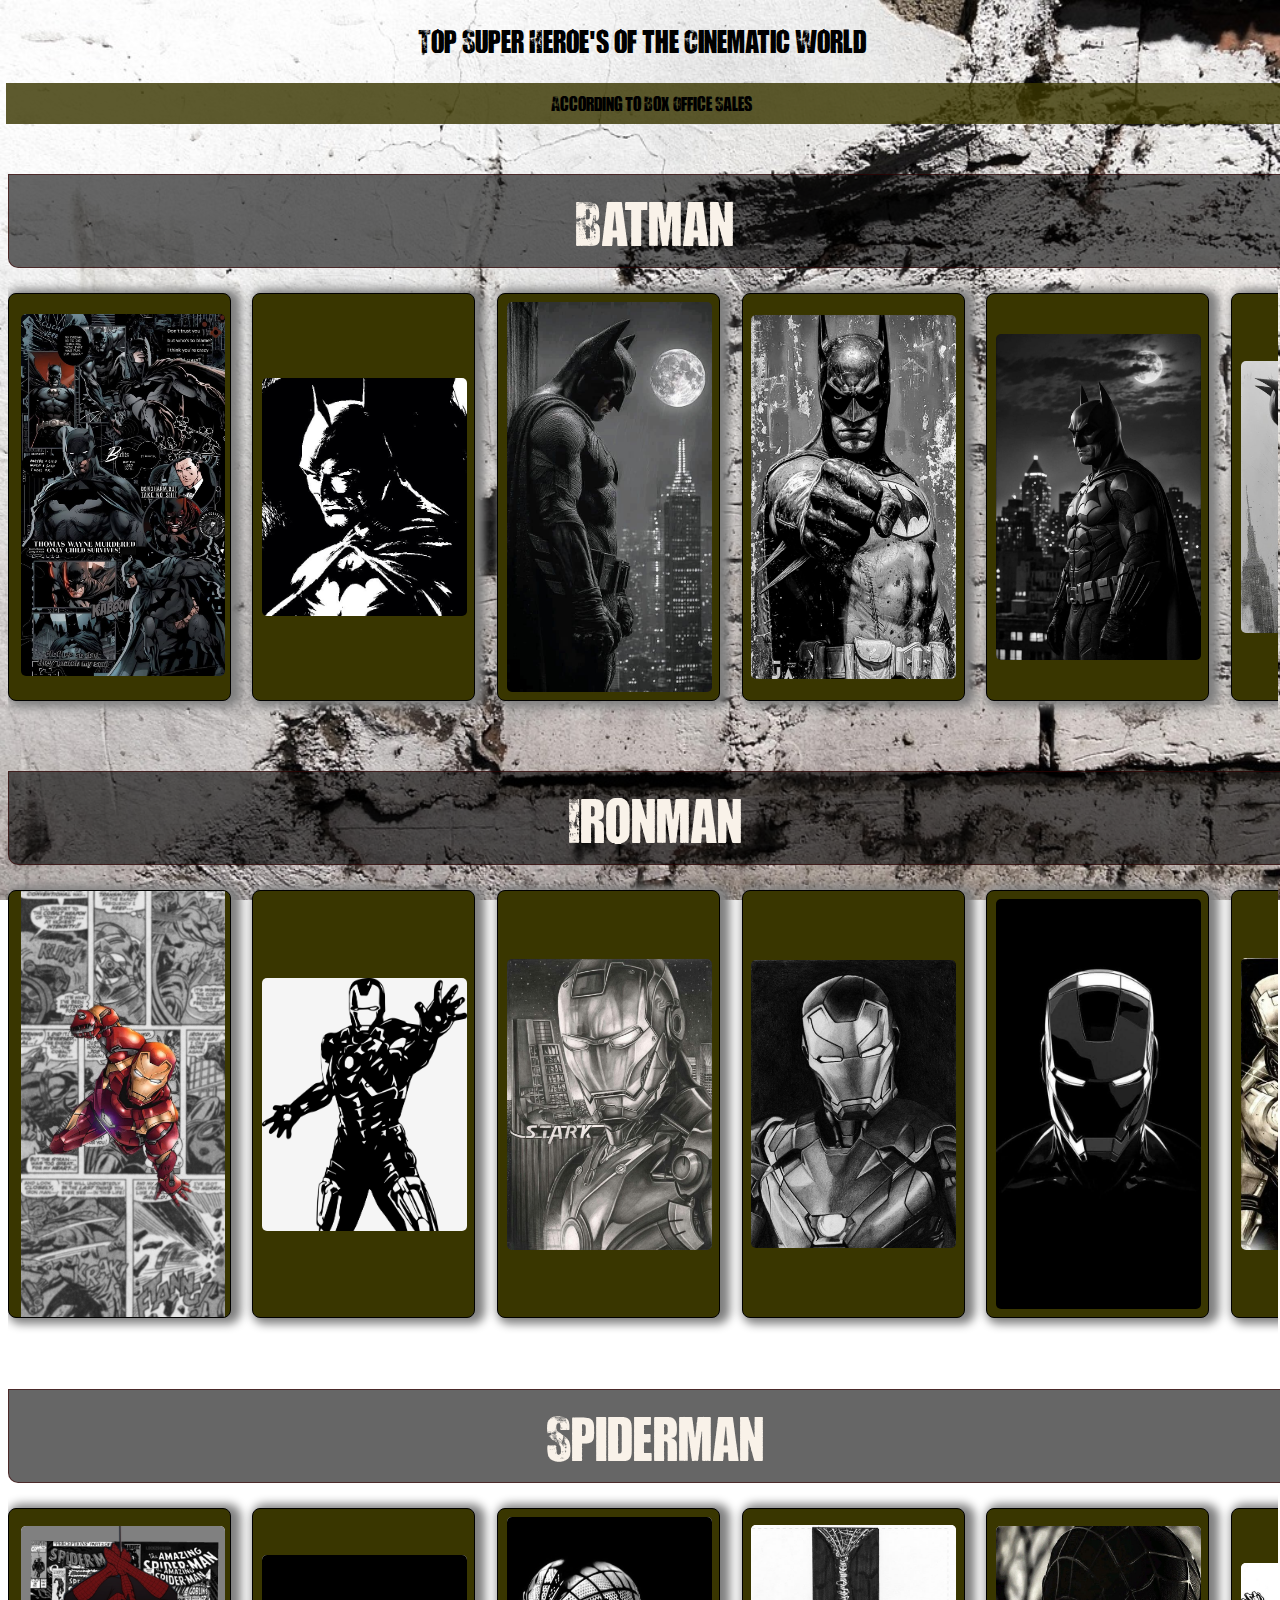
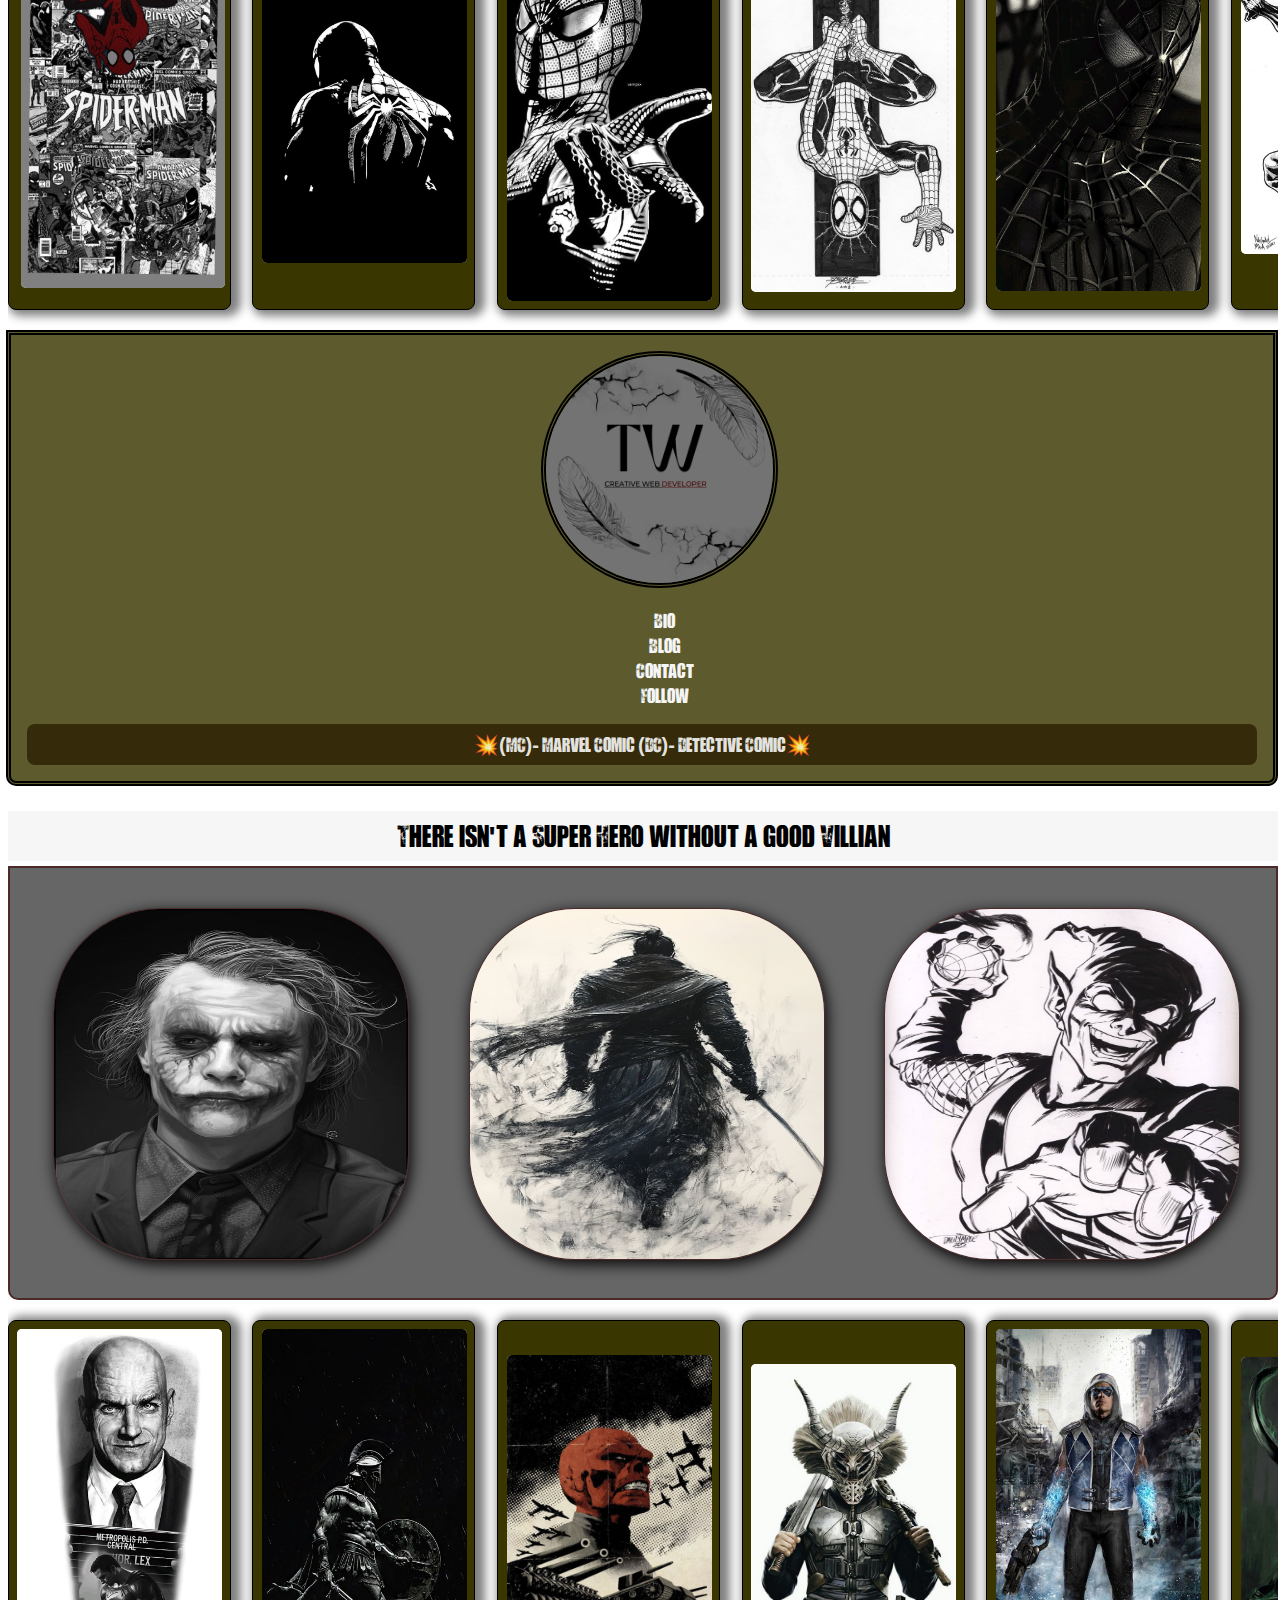
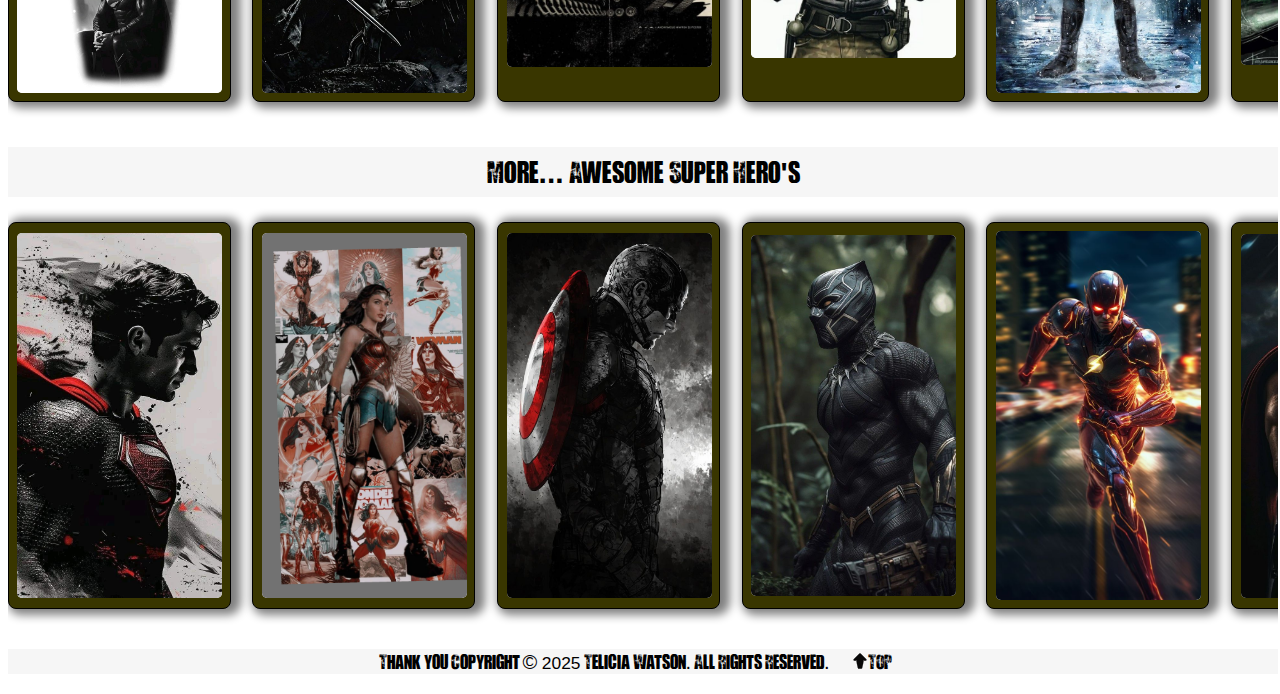
<file: index.html>
<!doctype html>
<html lang="en">
  <head>
    <meta charset="UTF-8" />
    <meta name="viewport" content="width=device-width, initial-scale=1.0" />
    <title>Heroe's & Villains</title>
    <link rel="stylesheet" href="/assets/css/style.css" />
    <link rel="icon" href="/assets/favicon.ico" />
    <!-- Elfsight Background Music | Untitled Background Music -->
    <script
      src="https://static.elfsight.com/platform/platform.js"
      async
    ></script>
    <div
      class="elfsight-app-d8204899-c552-45a4-bd86-6609216da751"
      data-elfsight-app-lazy
    ></div>
    <script src="/assets/js/script.js" defer></script>
  </head>
  <body>
    <header>
      <h1>Top Super Heroe's of the Cinematic World</h1>
      <p id="pgh">According to Box Office Sales</p>
    </header>
    <main>
      <div class="heroes">
        <!-- Section 1: Batman -->
        <h2 class="text">Batman</h2>
        <div class="scroll">
          <div class="card" onclick="flipCard(this)">
            <div class="card-inner">
              <div class="card-front">
                <div class="card-info">
                  <img src="/assets/imgs/batman-2.jpg" alt="image of batman" />
                </div>
              </div>
              <!-- Back of Card Flip -->
              <div class="card-back">
                <h2>Batman</h2>
                <p class="card-bio">
                  (DC) Batman, also known as Bruce Wayne, is a billionaire
                  philanthropist who turned personal tragedy into a lifelong
                  crusade against crime. After witnessing the murder of his
                  parents as a child, he trained his body and mind to become
                  Gotham City's greatest detective and protector. Unlike many
                  superheroes, Batman has no superpowers relying instead on
                  intellect, strategy, martial arts, and cutting edge
                  technology. He represents the power of human resilience and
                  determination in the face of darkness. Culturally, Batman has
                  become a symbol of justice without compromise, inspiring
                  countless narratives around trauma, morality, and vigilantism
                  across literature, film, and social commentary.
                </p>
              </div>
            </div>
          </div>
          <div class="card">
            <img src="/assets/imgs/batman-1.jpg" alt="image of batman" />
          </div>
          <div class="card">
            <img src="/assets/imgs/batman-3.jpg" alt="image of batman" />
          </div>
          <div class="card">
            <img src="/assets/imgs/batman-4.jpg" alt="image of batman" />
          </div>
          <div class="card">
            <img src="/assets/imgs/batman-5.jpg" alt="image of batman" />
          </div>
          <div class="card">
            <img src="/assets/imgs/batman-6.jpg" alt="image of batman" />
          </div>
          <div class="card">
            <img src="/assets/imgs/batman-7.jpg" alt="image of batman" />
          </div>
          <div class="card">
            <img
              src="/assets/imgs/superhero-png-black-and-white-batman-sketch-2420.png"
              alt="image of "
            />
          </div>
        </div>
        <!-- Section 2: Ironman -->
        <h2 class="text">Ironman</h2>
        <div class="scroll">
          <div class="card" onclick="flipCard(this)">
            <div class="card-inner">
              <div class="card-front">
                <div class="card-info">
                  <img
                    src="/assets/imgs/ironman-3.jpg"
                    alt="image of ironman"
                    id="iron-man"
                  />
                </div>
              </div>
              <!-- Back of Card Flip -->
              <div class="card-back">
                <h2>Ironman</h2>
                <p class="card-bio">
                  (MC) Tony Stark, a genius inventor and CEO of Stark
                  Industries, transformed from a self centered weapons
                  manufacturer to the armored hero Iron Man after a life
                  threatening injury forced him to reconsider his legacy. By
                  building a powered suit to escape captivity, he not only saved
                  his own life but created a new path as a global protector.
                  Stark's technological genius and charm made him a founding
                  member of the Avengers and a symbol of redemption through
                  innovation. His character explores the consequences of power,
                  corporate responsibility, and personal growth. In popular
                  culture, Iron Man has inspired a fascination with advanced
                  technology and ethics in AI, while reshaping the modern
                  superhero archetype as deeply flawed yet heroic.
                </p>
              </div>
            </div>
          </div>
          <div class="card">
            <img
              src="/assets/imgs/iron-man-5471434_1280.png"
              alt="image of ironman"
            />
          </div>
          <div class="card">
            <img src="/assets/imgs/ironman-1.jpg" alt="image of ironman" />
          </div>
          <div class="card">
            <img src="/assets/imgs/ironman-2.jpg" alt="image of ironman" />
          </div>
          <div class="card">
            <img src="/assets/imgs/ironman-4.jpg" alt="image of ironman" />
          </div>
          <div class="card">
            <img src="/assets/imgs/ironman-5.jpg" alt="image of ironman" />
          </div>
          <div class="card">
            <img src="/assets/imgs/ironman-6.jpg" alt="image of ironman" />
          </div>
          <div class="card">
            <img src="/assets/imgs/ironman-7.jpg" alt="image of ironman" />
          </div>
        </div>
        <!-- Section 3: Spiderman -->
        <h2 class="text">Spiderman</h2>
        <div class="scroll">
          <div class="card" onclick="flipCard(this)">
            <div class="card-inner">
              <div class="card-front">
                <div class="card-info">
                  <img
                    src="/assets/imgs/spider-7.png"
                    alt="image of spiderman"
                    id="spider-man"
                  />
                </div>
              </div>
              <!-- Back of Card Flip -->
              <div class="card-back">
                <h2>Spiderman</h2>
                <p class="card-bio">
                  (MC) Peter Parker, a high schooler bitten by a radioactive
                  spider, gained super strength, agility, and wall crawling
                  powers, becoming the friendly neighborhood Spiderman. After
                  Uncle Ben's death, he vowed to use his powers wisely, living
                  by the mantra: "With great power comes great responsibility."
                  While battling villains, Peter also juggles school, work, and
                  relationships, making him a relatable hero. Spiderman reflects
                  the struggles of growing up, moral responsibility, and the
                  resilience of the underdog showing that anyone, no matter
                  their background, can be a hero.
                </p>
              </div>
            </div>
          </div>
          <div class="card">
            <img src="/assets/imgs/spiderman-1.jpg" alt="image of spiderman" />
          </div>
          <div class="card">
            <img src="/assets/imgs/spider-2.jpg" alt="image of spiderman" />
          </div>
          <div class="card">
            <img src="/assets/imgs/spider-3.jpg" alt="image of spiderman" />
          </div>
          <div class="card">
            <img src="/assets/imgs/spider-4.jpg" alt="image of spiderman" />
          </div>
          <div class="card">
            <img src="/assets/imgs/spider-5.jpg" alt="image of spiderman" />
          </div>
          <div class="card">
            <img src="/assets/imgs/spider-6.jpg" alt="image of spiderman" />
          </div>
          <div class="card">
            <img
              src="/assets/imgs/spiderman-4378357_1280.png"
              alt="image of spiderman"
            />
          </div>
        </div>
      </div>
      <!-- Section 4: Contacts -->
      <nav class="contact">
        <div class="logo">
          <img src="/assets/imgs/tw-logo.png" alt="TW logo" id="tw-logo" />
        </div>
        <ul class="contact-links">
          <li><a href="/assets/pages/bio.html">Bio</a></li>
          <li><a href="/assets/pages/blog.html">Blog</a></li>
          <li><a href="#" id="contactBtn">Contact</a></li>
          <li><a href="#" id="followBtn">Follow</a></li>
        </ul>

        <!-- Contact Modal -->
        <div id="contactModal" class="modal">
          <div class="modal-content">
            <span class="close" onclick="closeModal('contactModal')"
              >&times;</span
            >
            <h3>Contact Us</h3>
            <form>
              <label>Name:</label>
              <input type="text" placeholder="Your name" required />
              <label>Email:</label>
              <input type="email" placeholder="Your email" required />
              <label>Message:</label>
              <textarea placeholder="Your message" required></textarea>
              <button type="submit">Submit</button>
            </form>
          </div>
        </div>

        <!-- Follow Modal -->
        <div id="followModal" class="modal">
          <div class="modal-content">
            <span class="close" onclick="closeModal('followModal')"
              >&times;</span
            >
            <h3>Follow Us</h3>
            <div class="social-icons">
              <a href="https://facebook.com" target="_blank"
                ><img
                  src="/assets/imgs/facebook_1384005.png"
                  alt="facebook icon"
              /></a>
              <a href="https://twitter.com" target="_blank"
                ><img
                  src="/assets/imgs/twitter_5969020.png"
                  alt="twitter aka X icon"
              /></a>
              <a href="https://instagram.com" target="_blank"
                ><img
                  src="/assets/imgs/instagram_1384015.png"
                  alt="instagram icon"
              /></a>
              <a href="https://linkedin.com" target="_blank"
                ><img
                  src="/assets/imgs/linkedin_1384014.png"
                  alt="linkedin icon"
              /></a>
              <a href="https://pinterest.com" target="_blank">
                <img
                  src="/assets/imgs/pinterest_4902409.png"
                  alt="pinterest icon"
              /></a>
            </div>
          </div>
        </div>

        <h4>💥(MC)- Marvel Comic (DC)- Detective Comic💥</h4>
      </nav>
      <!-- Section 4: Villains -->
      <div class="archenemy">
        <h2>There isn't a Super Hero without a good Villian</h2>
        <div class="card-stack" id="villains">
          <!-- Batmans Villains -->
          <div class="cards" id="vs">
            <img
              src="/assets/imgs/Joker.jpg"
              alt="image of Joker"
              data-title="Joker"
              data-bio=" (DC) A chaotic mastermind and the archenemy of Batman, the Joker thrives on anarchy and psychological warfare. His twisted sense of humor and unpredictable nature make him Gotham's most dangerous criminal."
            />
            <img
              src="/assets/imgs/bane.jpg"
              alt="image of Bane"
              data-title="Bane"
              data-bio="(DC) A brute force of nature with a brilliant mind, Bane is known for breaking Batman both physically and strategically. Fueled by the drug Venom, he's a relentless threat to Gotham."
            />
            <img
              src="/assets/imgs/2face.jpg"
              alt="image of Two-Face"
              data-title="Two-Face"
              data-bio="(DC) Once a noble district attorney, Harvey Dent was scarred by acid and reborn as Two-Face. He leaves justice to chance, making all decisions based on the flip of a coin."
            />
            <img
              src="/assets/imgs/riddler.jpg"
              alt="image of Riddler"
              data-title="Riddler"
              data-bio="(DC) Obsessed with puzzles and proving his intelligence, Edward Nygma, aka The Riddler, challenges Batman with cryptic clues and deadly traps. His crimes are as cerebral as they are dangerous."
            />
          </div>
          <!-- Ironman's Villains -->
          <div class="cards" id="vs">
            <img
              src="/assets/imgs/wu.jpg"
              alt="image of ten rings wu"
              data-title="Wenwu (Ten Rings)"
              data-bio="(MC) A powerful warlord who leads the Ten Rings organization, Wenwu possesses immortality and unmatched combat skills. Torn between love and legacy, his actions are as tragic as they are villainous."
            />
            <img
              src="/assets/imgs/iron-monger.jpg"
              alt="image of iron monger"
              data-title="Iron Monger (Obadiah Stane)"
              data-bio="(MC) A ruthless industrialist and former mentor to Tony Stark, Stane turned on his protégé to gain power. He built the Iron Monger suit, weaponizing Stark's technology for his own gain."
            />
            <img
              src="/assets/imgs/whiplash.jpg"
              alt="image of whiplash"
              data-title="Whiplash (Ivan Stane)"
              data-bio="(MC) Driven by vengeance against the Stark family, Ivan Vanko combined arc reactor tech with electrified whips. His intellect and raw power made him a formidable foe."
            />
            <img
              src="/assets/imgs/Ultron.jpg"
              alt="image of ultron"
              data-title="Ultron"
              data-bio="(MC) An AI created to protect Earth, Ultron concluded that humanity was its own worst enemy. He turned against his creators, seeking to evolve through extinction."
            />
          </div>
          <!-- Spiderman Villains -->
          <div class="cards" id="vs">
            <img
              src="/assets/imgs/green-goblin.jpg"
              alt="image of green goblin"
              data-title="Green Goblin (Norman Osborn)"
              data-bio="(MC) A brilliant but unstable businessman, Norman Osborn becomes the Green Goblin through experimental drugs. He's Spiderman's most personal and persistent adversary."
            />
            <img
              src="/assets/imgs/dr-octopus.jpg"
              alt="image of dr octopus"
              data-title="Dr Octopus (Otto Octavius)"
              data-bio="(MC) A genius scientist with mechanical tentacles fused to his body, Doc Ock sees himself as a superior intellect. His warped morality puts him at odds with Spiderman time and again."
            />
            <img
              src="/assets/imgs/venom.jpg"
              alt="image of venom"
              data-title="Venom (Eddie Brock)"
              data-bio="(MC) Bonded with an alien symbiote, Eddie Brock becomes Venom—a dark mirror of Spiderman. While often villainous, Venom walks the line between anti-hero and menace."
            />
            <img
              src="/assets/imgs/sandman.jpg"
              alt="image of sandman"
              data-title="Sandman (Flint Marko)"
              data-bio="(MC) An escaped convict transformed into living sand, Flint Marko seeks redemption but often slips back into crime. His shape shifting abilities make him a formidable physical threat."
            />
          </div>
        </div>
      </div>
      <!-- Bottom Portion of the Villain Section -->
      <div class="archenemy-base">
        <div class="scroll">
          <div class="card btm_vs">
            <img
              src="/assets/imgs/lex.jpg"
              alt="image of lex luthor"
              data-title-2="Lex Luthor"
              data-bio-2="(DC) A billionaire genius obsessed with Superman's downfall, Lex Luthor sees the Man of Steel as a threat to humanity. His intellect is his greatest weapon, often outmatching heroes without ever throwing a punch."
            />
            <div class="info-panel"></div>
          </div>
          <div class="card btm_vs">
            <img
              src="/assets/imgs/ares.jpg"
              alt="image of ares"
              data-title-2="Ares"
              data-bio-2="(DC) The Greek god of war and Wonder Woman's nemesis, Ares thrives on conflict and chaos. His power grows with every battle, making peace his greatest enemy."
            />
            <div class="info-panel"></div>
          </div>
          <div class="card btm_vs">
            <img
              src="/assets/imgs/red-skull.jpg"
              alt="image of red skull"
              data-title-2="Red Skull (Johann Schmidt)"
              data-bio-2="(MC) A Nazi officer turned Hydra leader, Red Skull seeks world domination through advanced technology and mysticism. His hatred and ambition make him Captain America's ultimate foe."
            />
            <div class="info-panel"></div>
          </div>
          <div class="card btm_vs">
            <img
              src="/assets/imgs/killmonger.jpg"
              alt="image of killmonger"
              data-title-2="Killmonger (Erik Stevens)"
              data-bio-2="(MC) A Wakandan exile trained in warfare, Killmonger sought to liberate the oppressed by taking the throne. His vision was twisted but rooted in painful truth, making him a tragic villain."
            />
            <div class="info-panel"></div>
          </div>
          <div class="card btm_vs">
            <img
              src="/assets/imgs/captain-cold.jpg"
              alt="image of captain cold"
              data-title-2="Captain Cold (Leonard Snart)"
              data-bio-2="(DC) Armed with a cold gun and a strict moral code, Captain Cold leads the Rogues in Central City. While criminal, he's often seen as a principled and reluctant villain."
            />
            <div class="info-panel"></div>
          </div>
          <div class="card btm_vs">
            <img
              src="/assets/imgs/loki.jpg"
              alt="image of loki"
              data-title-2="Loki"
              data-bio-2="(MC) The God of Mischief and Thor's adopted brother, Loki constantly blurs the line between ally and adversary. His cunning, charm, and hunger for power make him a cosmic wildcard."
            />
            <div class="info-panel"></div>
          </div>
          <div class="card btm_vs">
            <img
              src="/assets/imgs/sabretooth.jpg"
              alt="image of sabretooth"
              loading="lazy"
              data-title-2="Sabretooth"
              data-bio-2="(MC) A savage mutant with healing powers and animal instincts, Sabretooth is Wolverine's bloodthirsty nemesis. He embraces violence and chaos, reveling in his primal nature."
            />
            <div class="info-panel"></div>
          </div>
          <div class="card btm_vs">
            <img
              src="/assets/imgs/dormammu.jpg"
              alt="image of dormammu"
              loading="lazy"
              data-title-2="Dormammu"
              data-bio-2="(MC) A godlike being from the Dark Dimension, Dormammu seeks to consume the multiverse. His power far surpasses human comprehension, making him one of Doctor Strange's greatest threats."
            />
            <div class="info-panel"></div>
          </div>
          <div class="card btm_vs">
            <img
              src="/assets/imgs/red-hulk.jpg"
              alt="image of red hulk"
              loading="lazy"
              data-title-2="Red Hulk (Thunderbolt Ross)"
              data-bio-2="(MC) General Ross transformed into the Red Hulk through gamma radiation, gaining immense strength and aggression. Unlike the original Hulk, Red Hulk retains his tactical mind making him even more dangerous."
            />
            <div class="info-panel"></div>
          </div>
        </div>
      </div>
      <div class="heroes-base">
        <!-- Section 5: More Super Hero's -->
        <h2>More... Awesome Super Hero's</h2>
        <div class="scroll">
          <div class="card btm_vs">
            <img
              src="/assets/imgs/superman.jpg"
              alt="image of superman"
              data-title-2="Superman"
              data-bio-2="(DC) Born on the planet Krypton and raised on Earth as Clark Kent, Superman is the embodiment of hope and justice. With powers like flight, super strength, and heat vision, he protects humanity while upholding truth and compassion. His moral compass makes him a symbol of what it means to be a hero."
            />
            <div class="info-panel"></div>
          </div>
          <div class="card btm_vs">
            <img
              src="/assets/imgs/wonder-woman.png"
              alt="image of wonder woman"
              data-title-2="Wonder Woman"
              data-bio-2="(DC) An Amazonian warrior princess and demigoddess, Wonder Woman, also known as Diana Prince, fights for peace, love, and equality. Armed with her Lasso of Truth, indestructible bracelets, and divine strength, she bridges the gap between the human world and the gods. She is a fierce defender of justice and a beacon of empowerment."
            />
            <div class="info-panel"></div>
          </div>
          <div class="card btm_vs">
            <img
              src="/assets/imgs/captain-america.jpg"
              alt="image of captain america"
              data-title-2="Captain America"
              data-bio-2="(MC) Steve Rogers, transformed into a super soldier during World War II, is the patriotic symbol of courage and leadership. Wielding his iconic vibranium shield, Captain America stands up against tyranny and injustice across generations. His unwavering integrity makes him the moral heart of the Avengers."
            />
            <div class="info-panel"></div>
          </div>
          <div class="card btm_vs">
            <img
              src="/assets/imgs/black-panther.jpg"
              alt="image of black panther"
              data-title-2="Black Panther"
              data-bio-2="(MC) T'Challa, king of the advanced African nation of Wakanda, assumes the mantle of Black Panther to protect his people and legacy. Enhanced by the Heart shaped Herb and armed with vibranium technology, he balances tradition with innovation. A noble warrior and diplomatic leader, he fights with honor and intelligence."
            />
            <div class="info-panel"></div>
          </div>
          <div class="card btm_vs">
            <img
              src="/assets/imgs/flash.jpg"
              alt="image of the flash"
              data-title-2="Flash"
              data-bio-2="(DC) Barry Allen gained super speed after a lightning accident involving experimental chemicals, becoming the fastest man alive. As the Flash, he uses his abilities to manipulate time, phase through objects, and protect Central City. His quick wit matches his lightning-fast feet, making him a hero who always races toward justice."
            />
            <div class="info-panel"></div>
          </div>
          <div class="card btm_vs">
            <img
              src="/assets/imgs/thor.jpg"
              alt="image of thor"
              loading="lazy"
              data-title-2="Thor"
              data-bio-2="(MC) The Norse God of Thunder and prince of Asgard, Thor wields the enchanted hammer Mjolnir, which grants him control over lightning and the skies. His journey from arrogant warrior to wise protector has made him a powerful Avenger. Equal parts strength and heart, Thor fights to defend both Earth and the realms beyond."
            />
            <div class="info-panel"></div>
          </div>
          <div class="card btm_vs">
            <img
              src="/assets/imgs/wolverine.jpg"
              alt="image of wolverine"
              loading="lazy"
              data-title-2="Wolverine"
              data-bio-2="(MC) Logan, known as Wolverine, is a mutant with animal like senses, a healing factor, and retractable adamantium claws. Haunted by a violent past, he often struggles between his savage instincts and heroic intentions. Despite his gruff demeanor, he's fiercely loyal and fights for those he cares about."
            />
            <div class="info-panel"></div>
          </div>
          <div class="card btm_vs">
            <img
              src="/assets/imgs/dr-strange.jpg"
              alt="image of dr.strange"
              data-title-2="Dr Strange"
              data-bio-2="(MC) Dr. Stephen Strange was a brilliant but arrogant neurosurgeon until a car accident led him to the mystical arts. Now the Sorcerer Supreme, he defends Earth from magical and interdimensional threats using spells, relics, and wisdom. His mastery of time and reality makes him a vital force in the Marvel Universe."
            />
            <div class="info-panel"></div>
          </div>
          <div class="card btm_vs">
            <img
              src="/assets/imgs/hulk.jpg"
              alt="image of the hulk"
              loading="lazy"
              data-title-2="Hulk"
              data-bio-2="(MC) When scientist Bruce Banner is angry, he transforms into the Hulk, a nearly unstoppable force of raw strength and rage. While often misunderstood, the Hulk is a hero at heart, fighting to protect the innocent. His dual nature reflects the balance between intellect and instinct, man and monster."
            />
            <div class="info-panel"></div>
          </div>
        </div>
      </div>
    </main>
    <!-- Footer -->
    <footer>
      <div class="end-note">
        <p>
          Thank you Copyright &#169; <span id="yr">2025</span> Telicia Watson.
          All Rights Reserved.
          <a href="#pgh">
            <img
              src="/assets/imgs/arrow.png"
              alt="green and black up arrow"
              id="arrow"
            />TOP
          </a>
        </p>
      </div>
    </footer>
  </body>
</html>
</file>
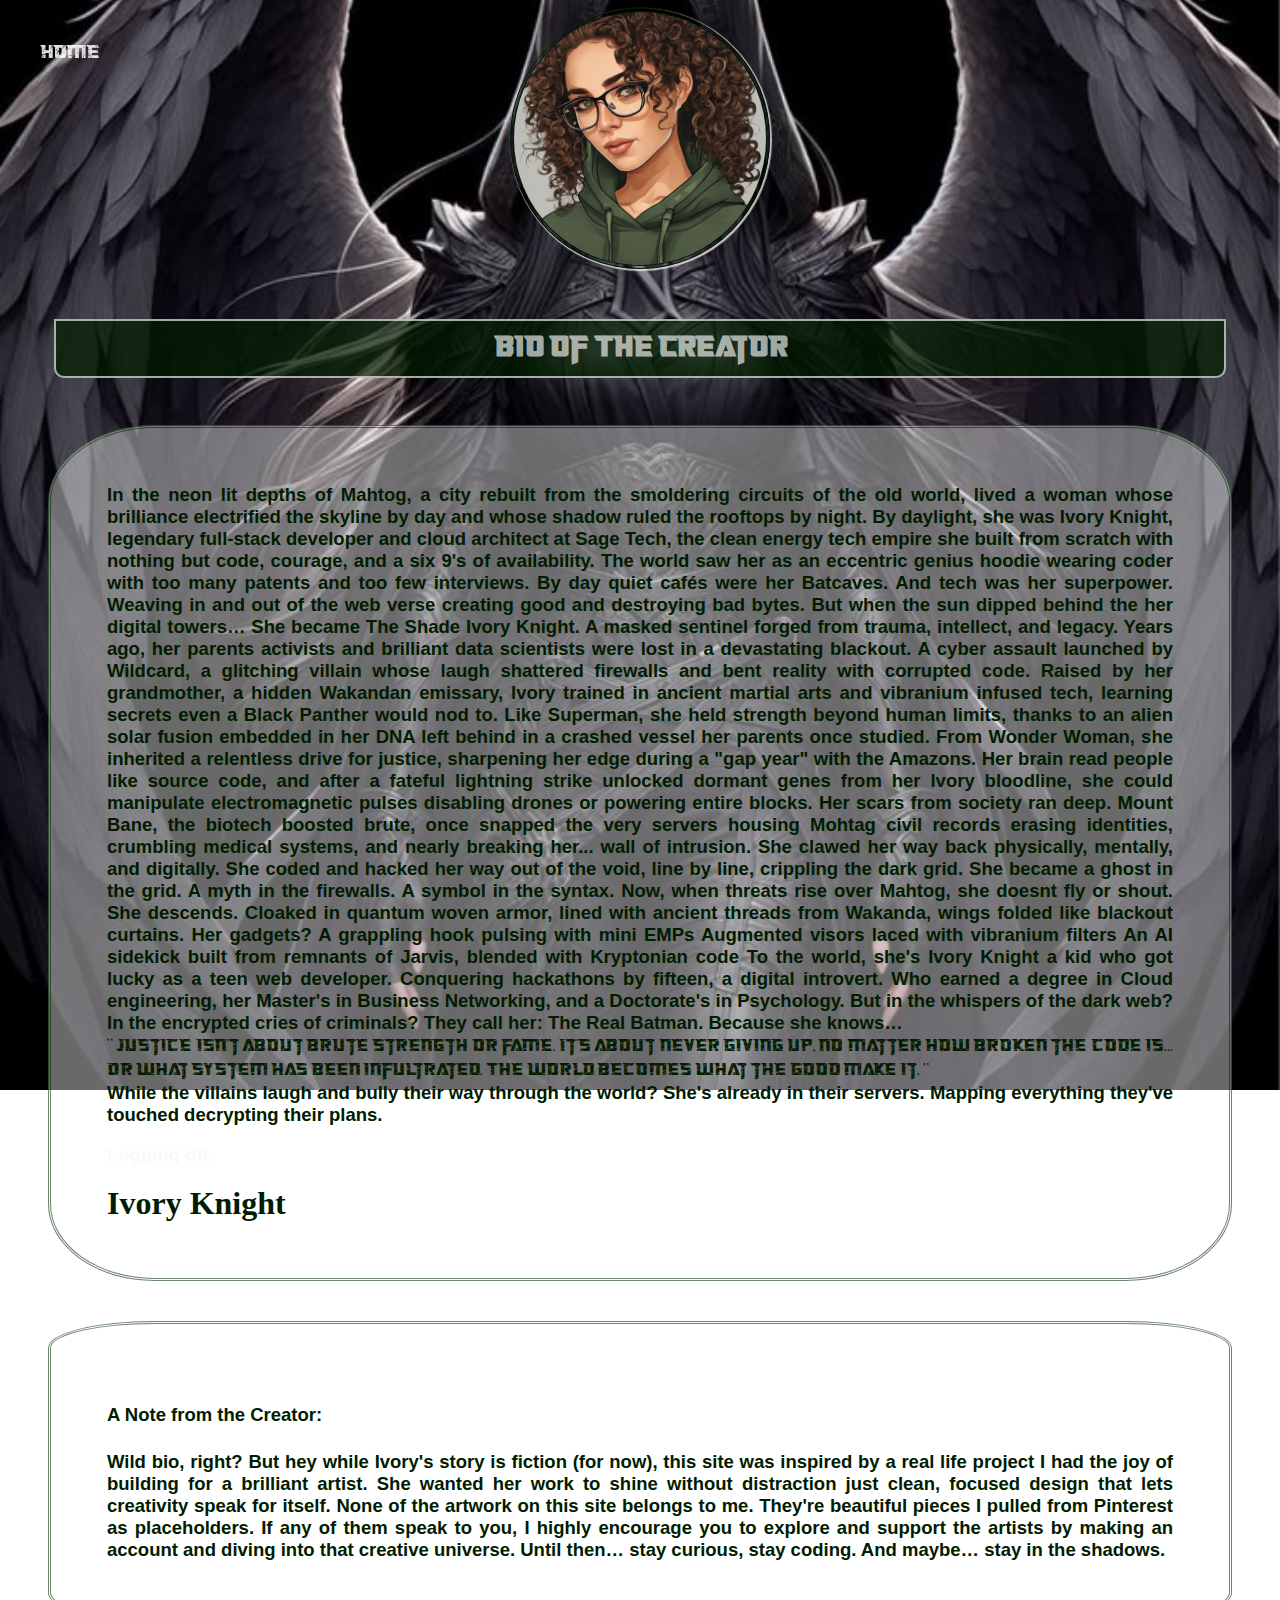
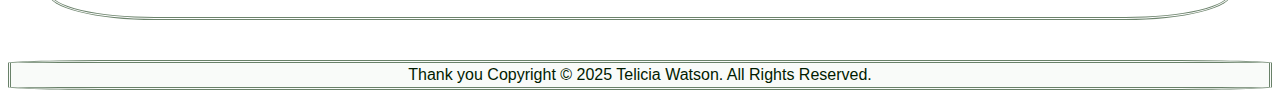
<file: assets/pages/bio.html>
<!doctype html>
<html lang="en">
  <head>
    <meta charset="UTF-8" />
    <meta name="viewport" content="width=device-width, initial-scale=1.0" />
    <title>Bio</title>
    <link rel="icon" href="/assets/favicon.ico" />
    <link rel="stylesheet" href="/assets/css/bio.css" />
    <!-- Elfsight Background Music | Untitled Background Music -->
    <script
      src="https://static.elfsight.com/platform/platform.js"
      async
    ></script>
    <div
      class="elfsight-app-d8204899-c552-45a4-bd86-6609216da751"
      data-elfsight-app-lazy
    ></div>
  </head>
  <body>
    <div id="back">
      <a href="/index.html">Home</a>
    </div>
    <article>
      <img src="/assets/imgs/avatar.png" alt="avatar image" id="avatar" />
      <h1>Bio of The Creator</h1>
      <div class="bio">
        In the neon lit depths of Mahtog, a city rebuilt from the smoldering
        circuits of the old world, lived a woman whose brilliance electrified
        the skyline by day and whose shadow ruled the rooftops by night. By
        daylight, she was Ivory Knight, legendary full-stack developer and cloud
        architect at Sage Tech, the clean energy tech empire she built from
        scratch with nothing but code, courage, and a six 9's of availability.
        The world saw her as an eccentric genius hoodie wearing coder with too
        many patents and too few interviews. By day quiet cafés were her
        Batcaves. And tech was her superpower. Weaving in and out of the web
        verse creating good and destroying bad bytes. But when the sun dipped
        behind the her digital towers… She became The Shade Ivory Knight. A
        masked sentinel forged from trauma, intellect, and legacy. Years ago,
        her parents activists and brilliant data scientists were lost in a
        devastating blackout. A cyber assault launched by Wildcard, a glitching
        villain whose laugh shattered firewalls and bent reality with corrupted
        code. Raised by her grandmother, a hidden Wakandan emissary, Ivory
        trained in ancient martial arts and vibranium infused tech, learning
        secrets even a Black Panther would nod to. Like Superman, she held
        strength beyond human limits, thanks to an alien solar fusion embedded
        in her DNA left behind in a crashed vessel her parents once studied.
        From Wonder Woman, she inherited a relentless drive for justice,
        sharpening her edge during a "gap year" with the Amazons. Her brain read
        people like source code, and after a fateful lightning strike unlocked
        dormant genes from her Ivory bloodline, she could manipulate
        electromagnetic pulses disabling drones or powering entire blocks. Her
        scars from society ran deep. Mount Bane, the biotech boosted brute, once
        snapped the very servers housing Mohtag civil records erasing
        identities, crumbling medical systems, and nearly breaking her... wall
        of intrusion. She clawed her way back physically, mentally, and
        digitally. She coded and hacked her way out of the void, line by line,
        crippling the dark grid. She became a ghost in the grid. A myth in the
        firewalls. A symbol in the syntax. Now, when threats rise over Mahtog,
        she doesnt fly or shout. She descends. Cloaked in quantum woven armor,
        lined with ancient threads from Wakanda, wings folded like blackout
        curtains. Her gadgets? A grappling hook pulsing with mini EMPs Augmented
        visors laced with vibranium filters An AI sidekick built from remnants
        of Jarvis, blended with Kryptonian code To the world, she's Ivory Knight
        a kid who got lucky as a teen web developer. Conquering hackathons by
        fifteen, a digital introvert. Who earned a degree in Cloud engineering,
        her Master's in Business Networking, and a Doctorate's in Psychology.
        But in the whispers of the dark web? In the encrypted cries of
        criminals? They call her: The Real Batman. Because she knows…
        <div id="qt">
          <q>
            Justice isn't about brute strength or fame. It's about never giving
            up, no matter how broken the code is… Or what system has been
            infultrated. The world becomes what the good make it.
          </q>
        </div>

        While the villains laugh and bully their way through the world? She's
        already in their servers. Mapping everything they've touched decrypting
        their plans.
        <p>Logging off,</p>
        <span>Ivory Knight</span>
      </div>
      <div class="bio">
        <h4>A Note from the Creator:</h4>
        Wild bio, right? But hey while Ivory's story is fiction (for now), this
        site was inspired by a real life project I had the joy of building for a
        brilliant artist. She wanted her work to shine without distraction just
        clean, focused design that lets creativity speak for itself. None of the
        artwork on this site belongs to me. They're beautiful pieces I pulled
        from Pinterest as placeholders. If any of them speak to you, I highly
        encourage you to explore and support the artists by making an account
        and diving into that creative universe. Until then… stay curious, stay
        coding. And maybe… stay in the shadows.
      </div>
    </article>
    <footer>
      Thank you Copyright &#169; 2025 Telicia Watson. All Rights Reserved.
    </footer>
  </body>
</html>
</file>
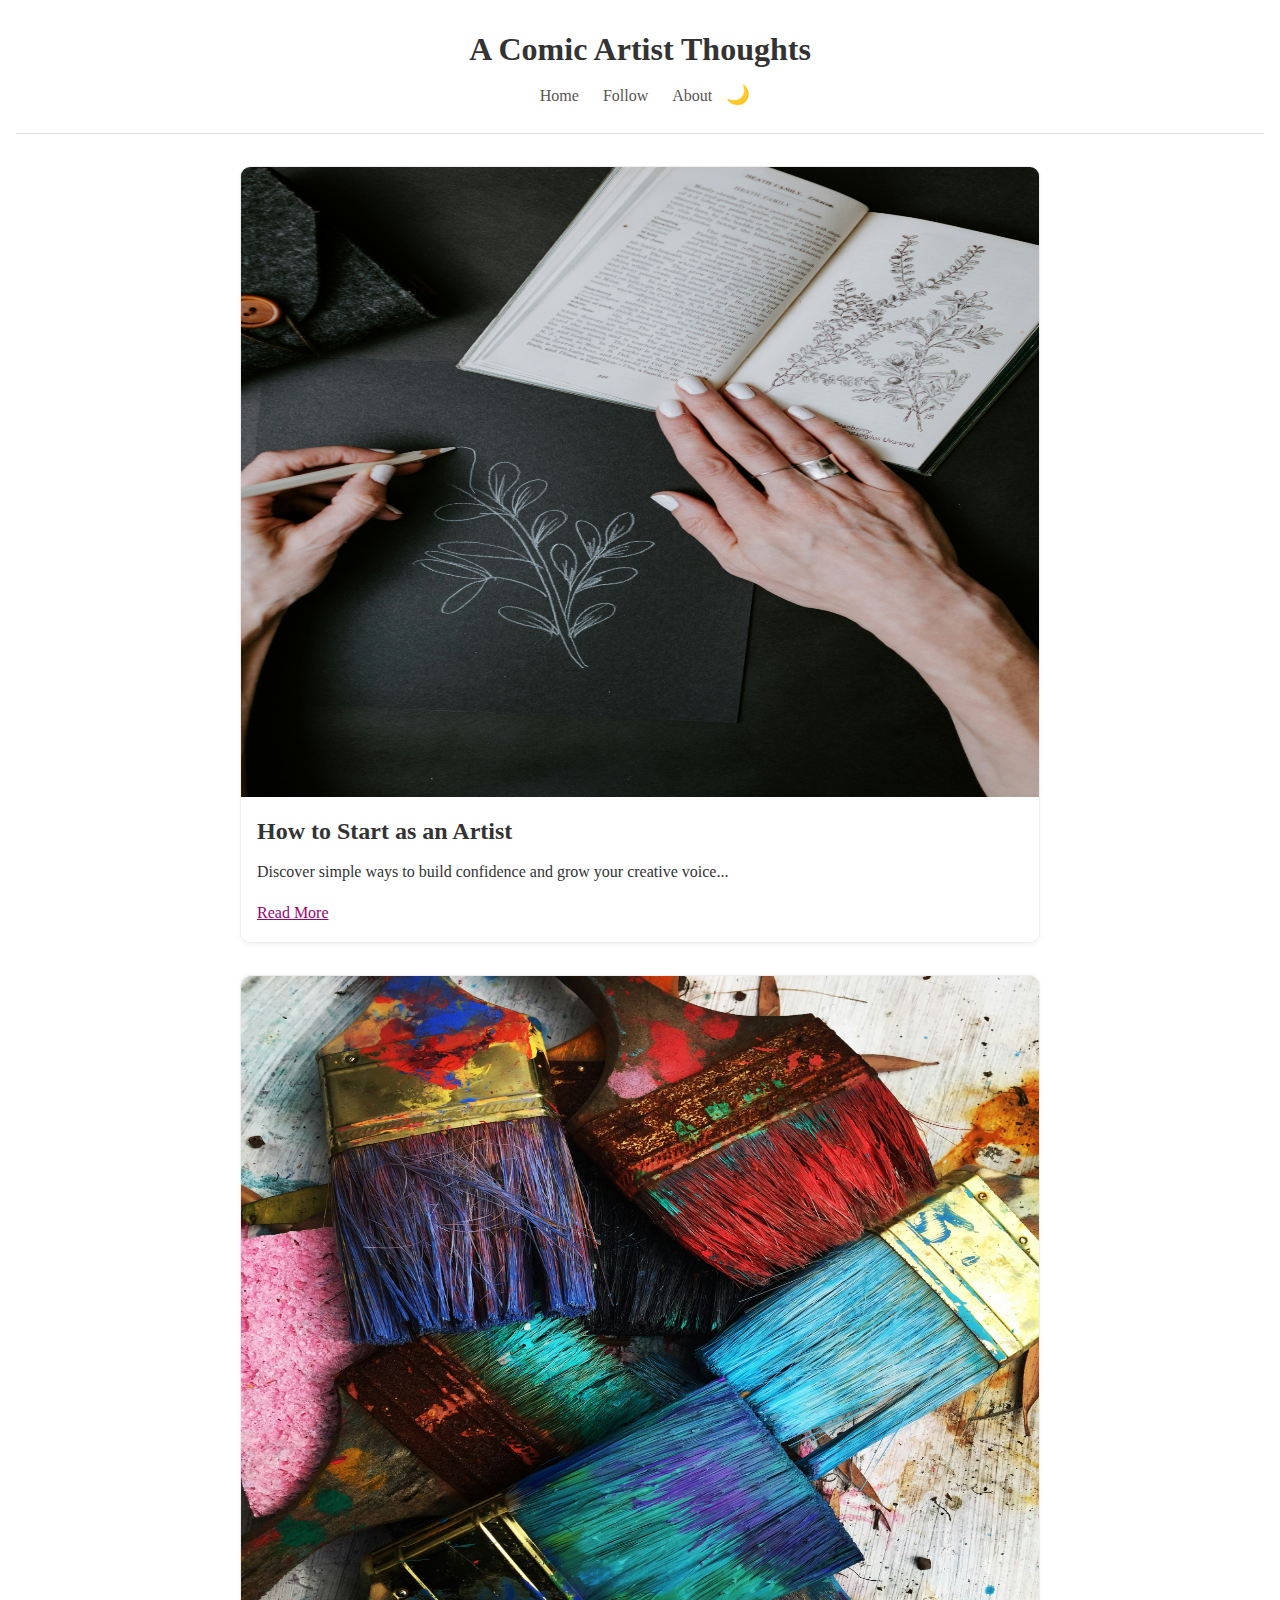
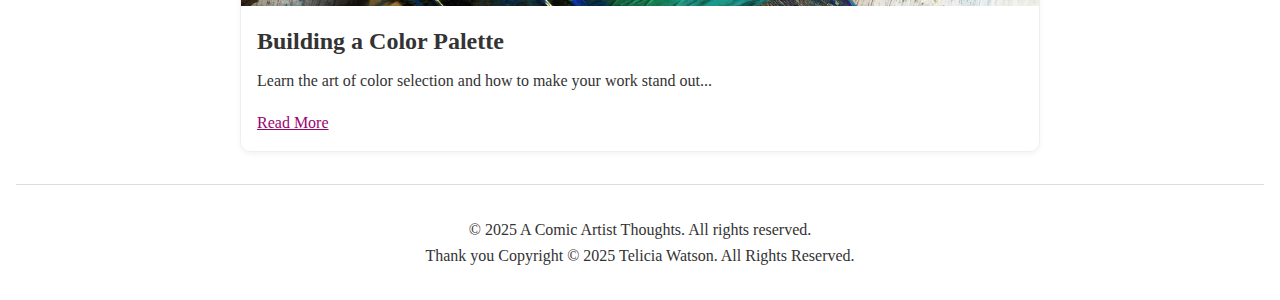
<file: assets/pages/blog.html>
<!doctype html>
<html lang="en">
  <head>
    <meta charset="UTF-8" />
    <meta name="viewport" content="width=device-width, initial-scale=1.0" />
    <title>Comic Blog</title>
    <link rel="stylesheet" href="/assets/css/blog.css" />
    <link rel="icon" href="/assets/favicon.ico" />
    <!-- Elfsight Background Music | Untitled Background Music -->
    <script
      src="https://static.elfsight.com/platform/platform.js"
      async
    ></script>
    <div
      class="elfsight-app-d8204899-c552-45a4-bd86-6609216da751"
      data-elfsight-app-lazy
    ></div>
    <script src="/assets/js/blog.js" defer></script>
  </head>
  <body>
    <header>
      <h1>A Comic Artist Thoughts</h1>
      <nav>
        <a href="/index.html">Home</a>
        <a href="#">Follow</a>
        <a href="#">About</a>
        <button id="toggleMode">🌙</button>
      </nav>
    </header>
    <main>
      <section class="blog-posts">
        <article class="post">
          <img
            src="/assets/imgs/kelly-sikkema-vnWFm9NXdds-unsplash.jpg"
            alt="image of womans hand drawing a plant from a book"
          />
          <h2>How to Start as an Artist</h2>
          <p>
            Discover simple ways to build confidence and grow your creative
            voice...
          </p>
          <a href="#">Read More</a>
        </article>
        <article class="post">
          <img
            src="/assets/imgs/rhondak-native-florida-folk-artist-_Yc7OtfFn-0-unsplash.jpg"
            alt="wet paint brush of a variety of colors"
          />
          <h2>Building a Color Palette</h2>
          <p>
            Learn the art of color selection and how to make your work stand
            out...
          </p>
          <a href="#">Read More</a>
        </article>
      </section>
    </main>
    <footer>
      <p>&copy; 2025 A Comic Artist Thoughts. All rights reserved.</p>
      <p>
        Thank you Copyright &#169; <span id="yr">2025</span> Telicia Watson. All
        Rights Reserved.
      </p>
    </footer>
  </body>
</html>
</file>
<file: assets/css/style.css>
* {
  margin-left: 0.1rem;
}

@font-face {
  font-family: 'TurboType';
  src: url('/assets/turbo-type-font/WatcherPersonalUseBold-BWexB.ttf')
    format('truetype');
}

body {
  background-image: url('/assets/imgs/brick-wall-944271_1280.jpg');
  font-family: 'TurboType', sans-serif;
  text-align: center;
  margin: 0.1rem;
  background-size: cover;
  background-position: center;
  background-repeat: no-repeat;
  background-attachment: fixed;
}

#pgh {
  background: rgba(57, 54, 0, 0.819);
  width: 100%;
  padding: 0.5rem;
}

.scroll {
  display: flex;
  overflow-x: auto;
  scroll-snap-type: x mandatory;
  gap: 20px;
  padding: 20px;
}

.scroll:hover > :not(:hover) {
  opacity: 0.3;
}
.card-stack:hover > :not(:hover) {
  opacity: 0.3;
}

.card {
  flex: 0 0 calc(100% / 6);
  scroll-snap-align: start;
  background: rgb(57, 54, 0);
  display: flex;
  justify-content: center;
  align-items: center;
  overflow: hidden;
  padding: 8px;
  transition: 0.5s ease;
  cursor: pointer;
  border: 0.9px solid black;
  border-radius: 8px;
  box-shadow: 5px 1px 10px 5px grey;
}

.card img {
  background: whitesmoke;
  width: 100%;
  height: auto;
  object-fit: cover;
  border-radius: 5px;
}

.card:hover,
.cards:hover {
  transform: scale(1.05);
}

h2 {
  background: rgba(245, 245, 245, 0.901);
  font-size: 30px;
  padding: 0.4rem;
  margin-bottom: 0.3rem;
}

h4 {
  display: flex;
  font-size: 20px;
  color: rgba(245, 245, 245, 0.923);
  align-items: center;
  justify-content: center;
  padding: 0.5rem;
  margin: 1rem;
  background: rgba(42, 31, 0, 0.783);
  border-radius: 8px;
}

p {
  background: rgba(245, 245, 245, 0.901);
  font-size: 20px;
}

.text {
  width: 100%;
  padding: 10px;
  background: rgba(0, 0, 0, 0.6);
  color: rgb(249, 242, 233);
  text-align: center;
  font-size: 3.8rem;
  border: 1px solid #3b010198;
  border-bottom-left-radius: 10px;
  border-bottom-right-radius: 10px;
}

.logo {
  width: 100%;
  height: auto;
  margin: 1rem;
}

#tw-logo {
  width: 18%;
  border: 5px double black;
  border-radius: 100%;
}

.contact {
  background: rgba(57, 54, 0, 0.819);
  border: 5px double black;
  border-bottom-left-radius: 10px;
  border-bottom-right-radius: 10px;
}

.contact-links {
  list-style: none;
}

a {
  font-size: 20px;
  color: whitesmoke;
  text-decoration: none;
}

/* Card Stack for top 3 Box Office Hero's */

.card-stack {
  display: flex;
  justify-content: center;
  gap: 60px;
  text-align: initial;
  padding: 40px;
  background: rgba(0, 0, 0, 0.6);
  border: 2px solid #3b010198;
  border-bottom-left-radius: 10px;
  border-bottom-right-radius: 10px;
}

.cards {
  position: relative;
  width: 375px;
  height: 350px;
}

.cards img {
  position: absolute;
  width: 100%;
  height: 100%;
  object-fit: fill;
  border-radius: 30%;
  border: 1px solid #3b010198;
  box-shadow: 2px 4px 15px rgb(4, 0, 0);
  cursor: pointer;
  transition:
    transform 0.3s ease,
    z-index 0.3s ease;
}

/* Adjusted stack offset for images */

.cards img:nth-child(1) {
  transform: translate(0px, 0px);
  z-index: 4;
}
.cards img:nth-child(2) {
  transform: translate(10px, 10px);
  z-index: 3;
}
.cards img:nth-child(3) {
  transform: translate(20px, 20px);
  z-index: 2;
}
.cards img:nth-child(4) {
  transform: translate(30px, 30px);
  z-index: 1;
}

#yr {
  font-family: Impact, 'Arial Narrow Bold', sans-serif;
  font-size: 17.4px;
}

.card-inner {
  position: relative;
  transform-style: preserve-3d;
  transition: transform 0.8s ease-in-out;
  width: 100%;
  height: 100%;
  margin: 0.5rem;
}

.card.flipped .card-inner {
  transform: rotateY(180deg);
}

.card-front,
.card-back {
  width: 100%;
  height: 100%;
  position: absolute;
  backface-visibility: hidden;
  display: flex;
  flex-direction: column;
  align-items: center;
  justify-content: center;
}

.card-back {
  transform: rotateY(180deg);
}

.card-bio {
  font-family: Impact, Haettenschweiler, 'Arial Narrow Bold', sans-serif;
  font-size: 13px;
  text-align: left;
  padding: 0.5rem;
  margin-bottom: 3rem;
}

/* Modal Section */

.modal {
  display: none;
  position: fixed;
  z-index: 10;
  left: 0;
  top: 0;
  width: 100%;
  height: 100%;
  overflow: auto;
  background: rgba(0, 0, 0, 0.6);
}

.modal-content {
  background-color: rgba(250, 250, 248, 0.895);
  margin: 10% auto;
  padding: 10%;
  border-radius: 8px;
  width: 300px;
  position: relative;
}

.close {
  position: absolute;
  top: 5px;
  right: 10px;
  color: #aaa;
  font-size: 20px;
  cursor: pointer;
}

.social-icons a {
  margin: 5px;
  text-decoration: none;
  font-size: 24px;
}

.social-icons {
  display: flex;
  justify-content: center;
}

input,
textarea {
  width: 100%;
  margin: 5px 0;
  padding: 8px;
}

button {
  width: 100%;
  padding: 10px;
  margin-top: 10px;
  background: #333;
  color: white;
  border: none;
}

/* Tooltip Styling */

.tooltip {
  background-color: rgba(0, 0, 0, 0.9);
  color: #fff;
  padding: 8px 10px;
  margin: 0;
  border-radius: 6px;
  font-size: 0.9rem;
  z-index: 10;
  display: none;
  font-family: sans-serif;
  word-break: break-word;
  box-shadow: 0 2px 10px rgba(0, 0, 0, 0.7);
}

.tooltip strong {
  font-size: 1.05rem;
  display: block;
  margin-bottom: 4px;
}

.tooltip span {
  line-height: 1.4;
}

.card {
  position: relative;
  width: 100%;
  display: flex;
  flex-direction: column;
  align-items: center;
}

.info-panel {
  display: none;
  background-color: rgba(0, 0, 0, 0.85);
  color: #fff;
  padding: 10px 14px;
  margin-top: 10px;
  border-radius: 6px;
  font-size: 0.95rem;
  font-family: sans-serif;
  width: 100%;
  box-sizing: border-box;
  text-align: justify;
  transition: all 0.3s ease;
}

.end-note a {
  padding: 1rem;
  color: black;
}

/* Media Query */

@media (max-width: 768px) {
  .card {
    flex: 0 0 calc(100% / 2);
  }

  .card-stack {
    display: inline-block;
    width: 74%;
    border-radius: 5%;
  }

  #vs {
    margin-bottom: 3rem;
  }

  .card-stack img {
    width: 70%;
    border-radius: 100%;
  }

  .tooltip strong {
    font-size: 1rem;
  }

  .tooltip span {
    font-size: 0.85rem;
  }
}

@media (max-width: 430px) {
  .card {
    flex: 0 0 calc(100% / 1);
  }

  h2,
  text {
    font-size: 25px;
  }

  .logo {
    display: block;
    margin: 0;
    margin-top: 0.5rem;
  }

  .contact-links {
    display: inline-block;
    padding: 0;
  }

  .card-stack img {
    width: 50%;
  }
}
</file>
<file: assets/css/bio.css>
@font-face {
  font-family: 'TurboType';
  src: url('/assets/turbo-type-font/TurboTypeTwo-ARE5D.ttf') format('truetype');
}

body {
  background: url('/assets/imgs/ivory.jpg');
  font-family: 'Franklin Gothic Medium', 'Arial Narrow', Arial, sans-serif;
  color: rgb(1, 28, 0);
  text-align: center;
  background-size: cover;
  background-position: center;
  background-repeat: no-repeat;
  background-attachment: fixed;
}

#back {
  position: fixed;
  margin: 2rem;
}

a {
  font-family: 'TurboType';
  font-size: 20px;
  color: rgba(248, 250, 248, 0.886);
  text-decoration: none;
}

#avatar {
  animation: 6s infinite anim_8;
  width: 20%;
  border: 4.5px double rgb(1, 24, 0);
  border-radius: 100%;
  box-shadow: 1px 1px 1px 1px rgba(245, 245, 245, 0.757);
}

@keyframes anim_8 {
  0% {
    opacity: 0;
  }
  50% {
    opacity: 5;
  }
  100% {
    opacity: 0;
  }
}

h1 {
  background: rgba(1, 28, 0, 0.71);
  color: rgba(255, 255, 255, 0.644);
  font-family: 'TurboType', sans-serif;
  font-size: 30px;
  padding: 0.5rem;
  margin: 2.9rem;
  border: 2.5px double rgba(255, 255, 255, 0.644);
  border-bottom-left-radius: 10px;
  border-bottom-right-radius: 10px;
}

.bio {
  background: rgba(255, 255, 255, 0.411);
  font-size: 18.5px;
  font-weight: 565;
  text-align: justify;
  padding: 3.5rem;
  margin: 2.5rem;
  border: 3.5px double rgba(1, 42, 1, 0.581);
  border-radius: 9%;
}

#qt {
  font-family: 'TurboType', sans-serif;
  color: rgb(6, 28, 1);
}

span {
  display: block;
  font-family: cursive;
  font-size: 2rem;
  margin-top: 1rem;
}

p {
  color: rgba(248, 250, 248, 0.886);
}

footer {
  background-color: rgba(248, 250, 248, 0.886);
  padding: 0.2rem;
  border: 3.5px double rgba(1, 42, 1, 0.581);
  border-radius: 9%;
}

/* Meida Query */

@media (max-width: 430px) {
  h1 {
    font-size: 20px;
  }
}
</file>
<file: assets/css/blog.css>
* {
  margin: 0;
  padding: 0;
  box-sizing: border-box;
}

body {
  font-family: 'Georgia', serif;
  background-color: #fff;
  color: #333;
  line-height: 1.6;
  padding: 0 1rem;
  transition:
    background-color 0.3s,
    color 0.3s;
}

header {
  padding: 1.5rem 0;
  text-align: center;
  border-bottom: 1px solid #ddd;
}

nav {
  margin-top: 0.5rem;
}

nav a {
  margin: 0 10px;
  text-decoration: none;
  color: #555;
}

nav button {
  background: none;
  border: none;
  font-size: 1.2rem;
  cursor: pointer;
}

main {
  max-width: 800px;
  margin: 2rem auto;
}

.blog-posts {
  display: flex;
  flex-direction: column;
  gap: 2rem;
}

.post {
  border: 1px solid #eee;
  border-radius: 10px;
  overflow: hidden;
  box-shadow: 0 2px 5px rgba(0, 0, 0, 0.05);
}

.post img {
  width: 100%;
  max-height: 70vh;
}

.post h2 {
  padding: 0.5rem 1rem 0;
}

.post p {
  padding: 0.5rem 1rem;
}

.post a {
  display: inline-block;
  padding: 0.5rem 1rem 1rem;
  color: #990271;
  text-decoration: underline;
}

footer {
  text-align: center;
  padding: 2rem 0;
  border-top: 1px solid #ddd;
  margin-top: 2rem;
}

/* Dark Mode */

body.dark {
  background-color: #1e1e1e;
  color: #f0f0f0;
}

body.dark .post {
  border-color: #444;
  background-color: #2a2a2a;
}

body.dark a {
  color: #a0a1a1;
}
</file>
